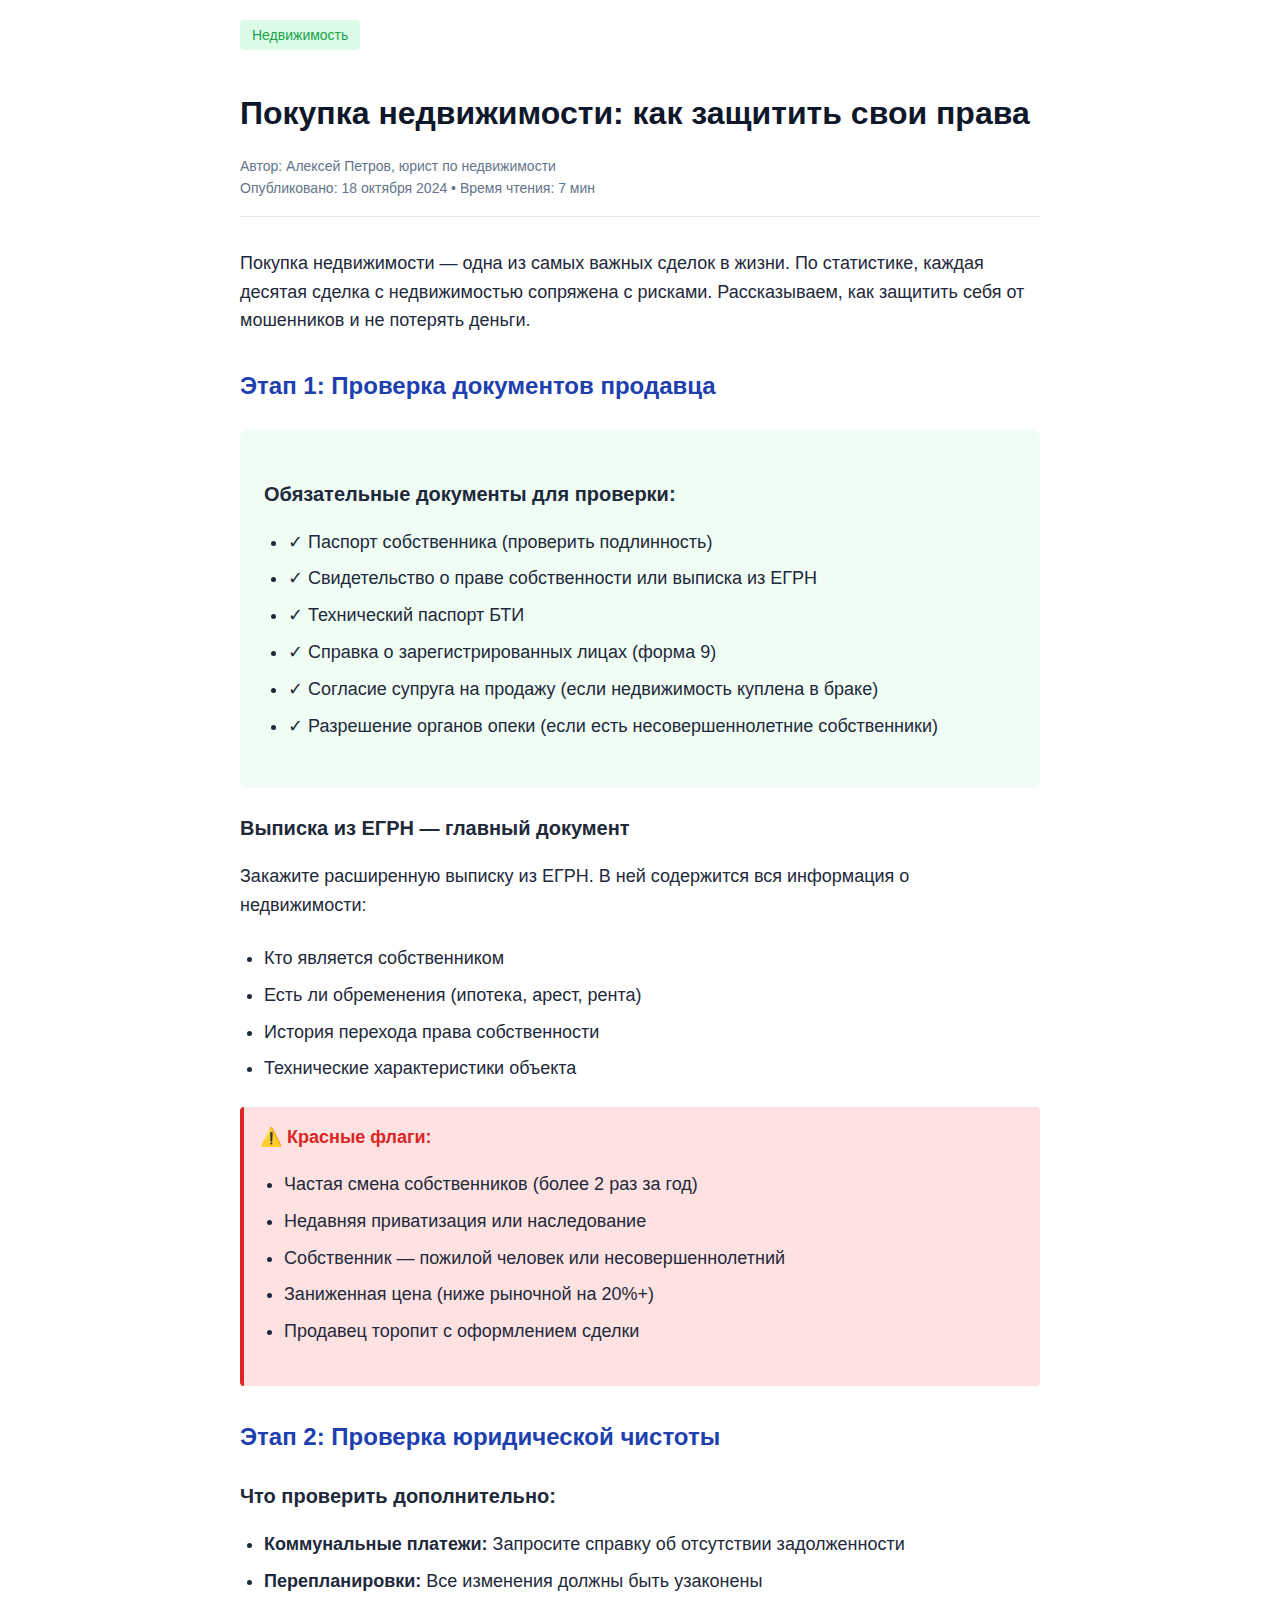
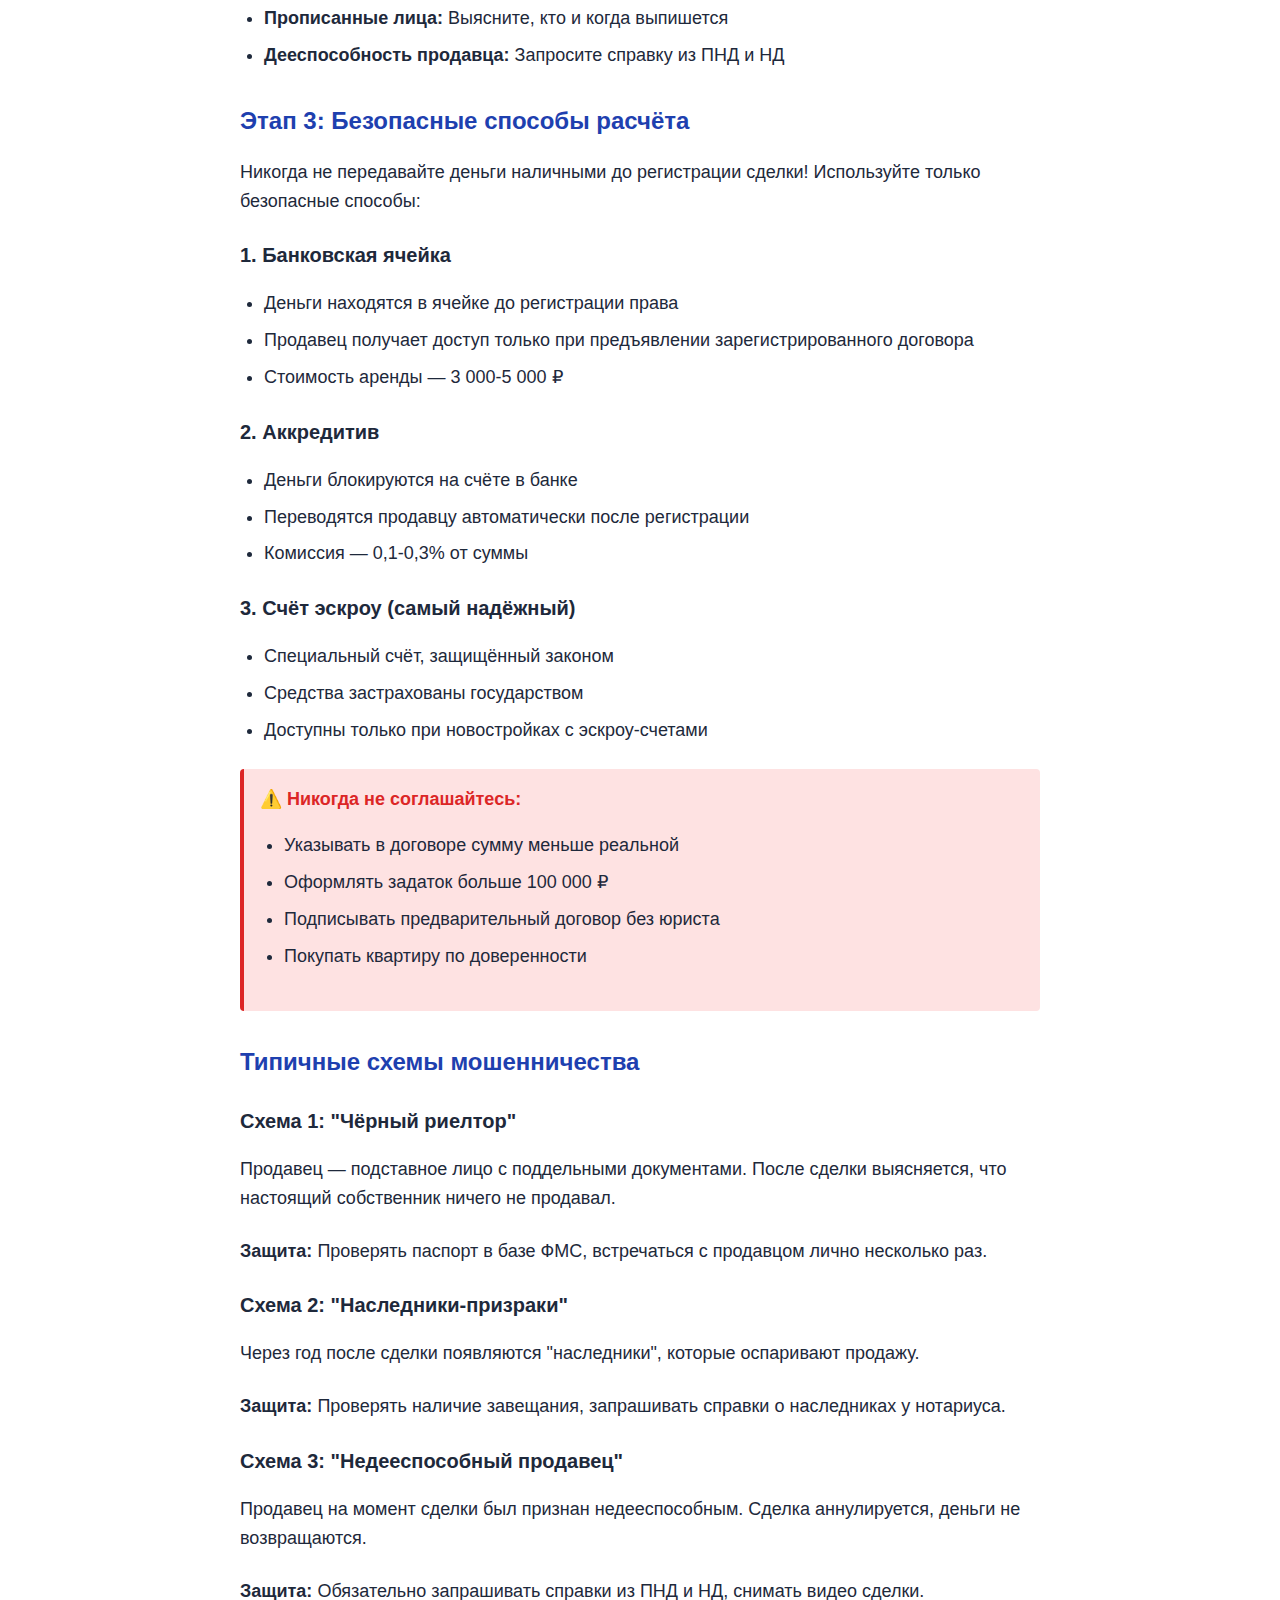
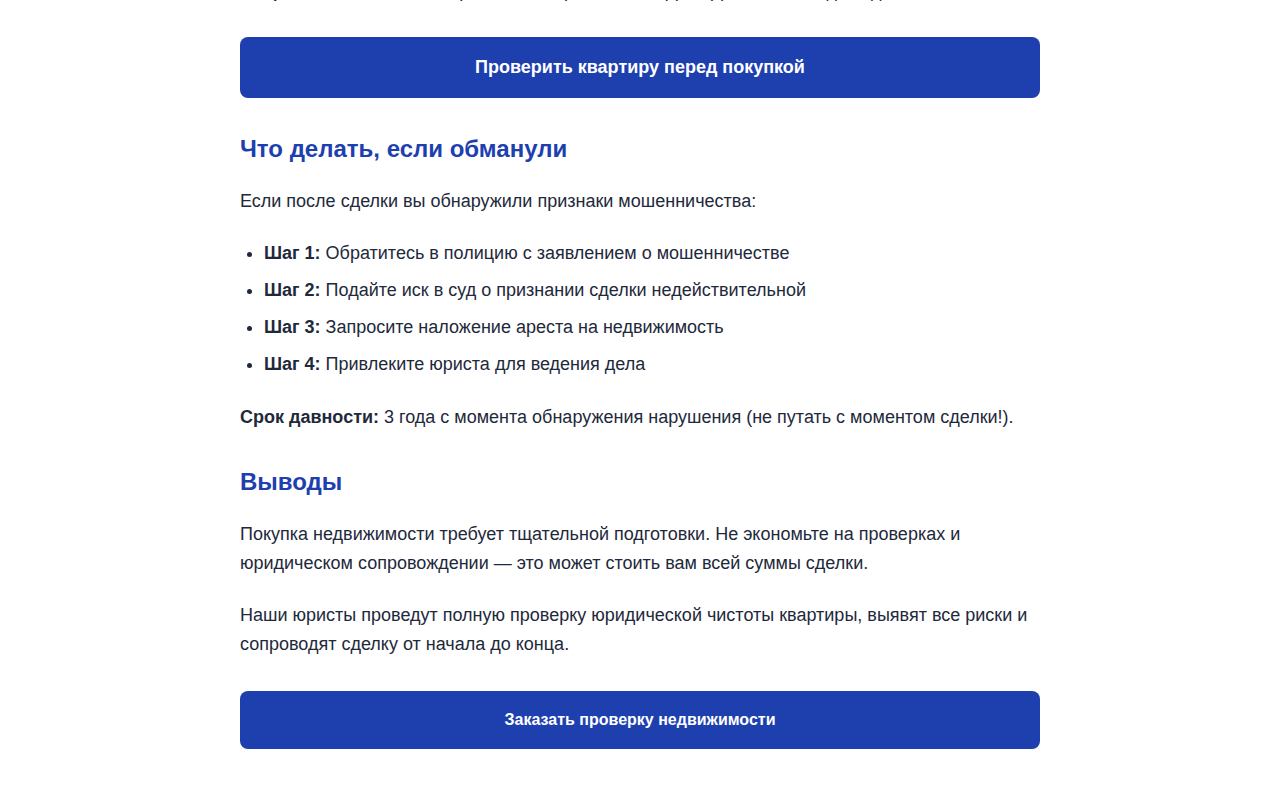
<file: public/amp/blog-real-estate.html>
<!doctype html>
<html ⚡ lang="ru">
<head>
    <meta charset="utf-8">
    <script async src="https://cdn.ampproject.org/v0.js"></script>
    <title>Покупка недвижимости: как защитить свои права | ЮрПомощь</title>
    <link rel="canonical" href="https://yoursite.com/#blog">
    <meta name="viewport" content="width=device-width,minimum-scale=1,initial-scale=1">
    <meta name="description" content="Полное руководство по безопасной покупке недвижимости. Проверка документов, риски, типичные схемы мошенничества.">
    <script type="application/ld+json">
    {
      "@context": "https://schema.org",
      "@type": "BlogPosting",
      "headline": "Покупка недвижимости: как защитить свои права",
      "datePublished": "2024-10-18",
      "dateModified": "2024-10-18",
      "author": {
        "@type": "Person",
        "name": "Алексей Петров"
      },
      "publisher": {
        "@type": "Organization",
        "name": "ЮрПомощь",
        "logo": {
          "@type": "ImageObject",
          "url": "https://cdn.poehali.dev/intertnal/img/og.png"
        }
      },
      "description": "Гид по безопасной покупке недвижимости"
    }
    </script>
    <style amp-boilerplate>body{-webkit-animation:-amp-start 8s steps(1,end) 0s 1 normal both;-moz-animation:-amp-start 8s steps(1,end) 0s 1 normal both;-ms-animation:-amp-start 8s steps(1,end) 0s 1 normal both;animation:-amp-start 8s steps(1,end) 0s 1 normal both}@-webkit-keyframes -amp-start{from{visibility:hidden}to{visibility:visible}}@-moz-keyframes -amp-start{from{visibility:hidden}to{visibility:visible}}@-ms-keyframes -amp-start{from{visibility:hidden}to{visibility:visible}}@-o-keyframes -amp-start{from{visibility:hidden}to{visibility:visible}}@keyframes -amp-start{from{visibility:hidden}to{visibility:visible}}</style><noscript><style amp-boilerplate>body{-webkit-animation:none;-moz-animation:none;-ms-animation:none;animation:none}</style></noscript>
    <style amp-custom>
        body {
            font-family: -apple-system, BlinkMacSystemFont, "Segoe UI", Roboto, "Helvetica Neue", Arial, sans-serif;
            line-height: 1.6;
            color: #1e293b;
            max-width: 800px;
            margin: 0 auto;
            padding: 20px;
        }
        h1 {
            font-size: 2rem;
            font-weight: 700;
            margin-bottom: 1rem;
            color: #0f172a;
        }
        .meta {
            color: #64748b;
            font-size: 0.875rem;
            margin-bottom: 2rem;
            padding-bottom: 1rem;
            border-bottom: 1px solid #e2e8f0;
        }
        .content {
            font-size: 1.125rem;
        }
        .content p {
            margin-bottom: 1.5rem;
        }
        .content h2 {
            font-size: 1.5rem;
            font-weight: 600;
            margin-top: 2rem;
            margin-bottom: 1rem;
            color: #1e40af;
        }
        .content h3 {
            font-size: 1.25rem;
            font-weight: 600;
            margin-top: 1.5rem;
            margin-bottom: 0.75rem;
        }
        .content ul {
            margin-bottom: 1.5rem;
            padding-left: 1.5rem;
        }
        .content li {
            margin-bottom: 0.5rem;
        }
        .warning {
            background: #fee2e2;
            border-left: 4px solid #dc2626;
            padding: 1rem;
            margin: 1.5rem 0;
            border-radius: 4px;
        }
        .warning strong {
            color: #dc2626;
        }
        .cta {
            background: #1e40af;
            color: white;
            padding: 1rem 2rem;
            text-align: center;
            border-radius: 8px;
            margin: 2rem 0;
            font-weight: 600;
        }
        .cta a {
            color: white;
            text-decoration: none;
        }
        .badge {
            display: inline-block;
            background: #dcfce7;
            color: #16a34a;
            padding: 0.25rem 0.75rem;
            border-radius: 4px;
            font-size: 0.875rem;
            font-weight: 500;
            margin-bottom: 1rem;
        }
        .checklist {
            background: #f0fdf4;
            padding: 1.5rem;
            border-radius: 8px;
            margin: 1.5rem 0;
        }
    </style>
</head>
<body>
    <article>
        <div class="badge">Недвижимость</div>
        <h1>Покупка недвижимости: как защитить свои права</h1>
        
        <div class="meta">
            Автор: Алексей Петров, юрист по недвижимости<br>
            Опубликовано: 18 октября 2024 • Время чтения: 7 мин
        </div>
        
        <div class="content">
            <p>Покупка недвижимости — одна из самых важных сделок в жизни. По статистике, каждая десятая сделка с недвижимостью сопряжена с рисками. Рассказываем, как защитить себя от мошенников и не потерять деньги.</p>
            
            <h2>Этап 1: Проверка документов продавца</h2>
            
            <div class="checklist">
                <h3>Обязательные документы для проверки:</h3>
                <ul>
                    <li>✓ Паспорт собственника (проверить подлинность)</li>
                    <li>✓ Свидетельство о праве собственности или выписка из ЕГРН</li>
                    <li>✓ Технический паспорт БТИ</li>
                    <li>✓ Справка о зарегистрированных лицах (форма 9)</li>
                    <li>✓ Согласие супруга на продажу (если недвижимость куплена в браке)</li>
                    <li>✓ Разрешение органов опеки (если есть несовершеннолетние собственники)</li>
                </ul>
            </div>
            
            <h3>Выписка из ЕГРН — главный документ</h3>
            <p>Закажите расширенную выписку из ЕГРН. В ней содержится вся информация о недвижимости:</p>
            <ul>
                <li>Кто является собственником</li>
                <li>Есть ли обременения (ипотека, арест, рента)</li>
                <li>История перехода права собственности</li>
                <li>Технические характеристики объекта</li>
            </ul>
            
            <div class="warning">
                <strong>⚠️ Красные флаги:</strong>
                <ul>
                    <li>Частая смена собственников (более 2 раз за год)</li>
                    <li>Недавняя приватизация или наследование</li>
                    <li>Собственник — пожилой человек или несовершеннолетний</li>
                    <li>Заниженная цена (ниже рыночной на 20%+)</li>
                    <li>Продавец торопит с оформлением сделки</li>
                </ul>
            </div>
            
            <h2>Этап 2: Проверка юридической чистоты</h2>
            
            <h3>Что проверить дополнительно:</h3>
            <ul>
                <li><strong>Коммунальные платежи:</strong> Запросите справку об отсутствии задолженности</li>
                <li><strong>Перепланировки:</strong> Все изменения должны быть узаконены</li>
                <li><strong>Прописанные лица:</strong> Выясните, кто и когда выпишется</li>
                <li><strong>Дееспособность продавца:</strong> Запросите справку из ПНД и НД</li>
            </ul>
            
            <h2>Этап 3: Безопасные способы расчёта</h2>
            
            <p>Никогда не передавайте деньги наличными до регистрации сделки! Используйте только безопасные способы:</p>
            
            <h3>1. Банковская ячейка</h3>
            <ul>
                <li>Деньги находятся в ячейке до регистрации права</li>
                <li>Продавец получает доступ только при предъявлении зарегистрированного договора</li>
                <li>Стоимость аренды — 3 000-5 000 ₽</li>
            </ul>
            
            <h3>2. Аккредитив</h3>
            <ul>
                <li>Деньги блокируются на счёте в банке</li>
                <li>Переводятся продавцу автоматически после регистрации</li>
                <li>Комиссия — 0,1-0,3% от суммы</li>
            </ul>
            
            <h3>3. Счёт эскроу (самый надёжный)</h3>
            <ul>
                <li>Специальный счёт, защищённый законом</li>
                <li>Средства застрахованы государством</li>
                <li>Доступны только при новостройках с эскроу-счетами</li>
            </ul>
            
            <div class="warning">
                <strong>⚠️ Никогда не соглашайтесь:</strong>
                <ul>
                    <li>Указывать в договоре сумму меньше реальной</li>
                    <li>Оформлять задаток больше 100 000 ₽</li>
                    <li>Подписывать предварительный договор без юриста</li>
                    <li>Покупать квартиру по доверенности</li>
                </ul>
            </div>
            
            <h2>Типичные схемы мошенничества</h2>
            
            <h3>Схема 1: "Чёрный риелтор"</h3>
            <p>Продавец — подставное лицо с поддельными документами. После сделки выясняется, что настоящий собственник ничего не продавал.</p>
            <p><strong>Защита:</strong> Проверять паспорт в базе ФМС, встречаться с продавцом лично несколько раз.</p>
            
            <h3>Схема 2: "Наследники-призраки"</h3>
            <p>Через год после сделки появляются "наследники", которые оспаривают продажу.</p>
            <p><strong>Защита:</strong> Проверять наличие завещания, запрашивать справки о наследниках у нотариуса.</p>
            
            <h3>Схема 3: "Недееспособный продавец"</h3>
            <p>Продавец на момент сделки был признан недееспособным. Сделка аннулируется, деньги не возвращаются.</p>
            <p><strong>Защита:</strong> Обязательно запрашивать справки из ПНД и НД, снимать видео сделки.</p>
            
            <div class="cta">
                <a href="https://yoursite.com">Проверить квартиру перед покупкой</a>
            </div>
            
            <h2>Что делать, если обманули</h2>
            
            <p>Если после сделки вы обнаружили признаки мошенничества:</p>
            <ul>
                <li><strong>Шаг 1:</strong> Обратитесь в полицию с заявлением о мошенничестве</li>
                <li><strong>Шаг 2:</strong> Подайте иск в суд о признании сделки недействительной</li>
                <li><strong>Шаг 3:</strong> Запросите наложение ареста на недвижимость</li>
                <li><strong>Шаг 4:</strong> Привлеките юриста для ведения дела</li>
            </ul>
            
            <p><strong>Срок давности:</strong> 3 года с момента обнаружения нарушения (не путать с моментом сделки!).</p>
            
            <h2>Выводы</h2>
            
            <p>Покупка недвижимости требует тщательной подготовки. Не экономьте на проверках и юридическом сопровождении — это может стоить вам всей суммы сделки.</p>
            
            <p>Наши юристы проведут полную проверку юридической чистоты квартиры, выявят все риски и сопроводят сделку от начала до конца.</p>
        </div>
        
        <div class="cta">
            <a href="https://yoursite.com">Заказать проверку недвижимости</a>
        </div>
    </article>
</body>
</html>
</file>
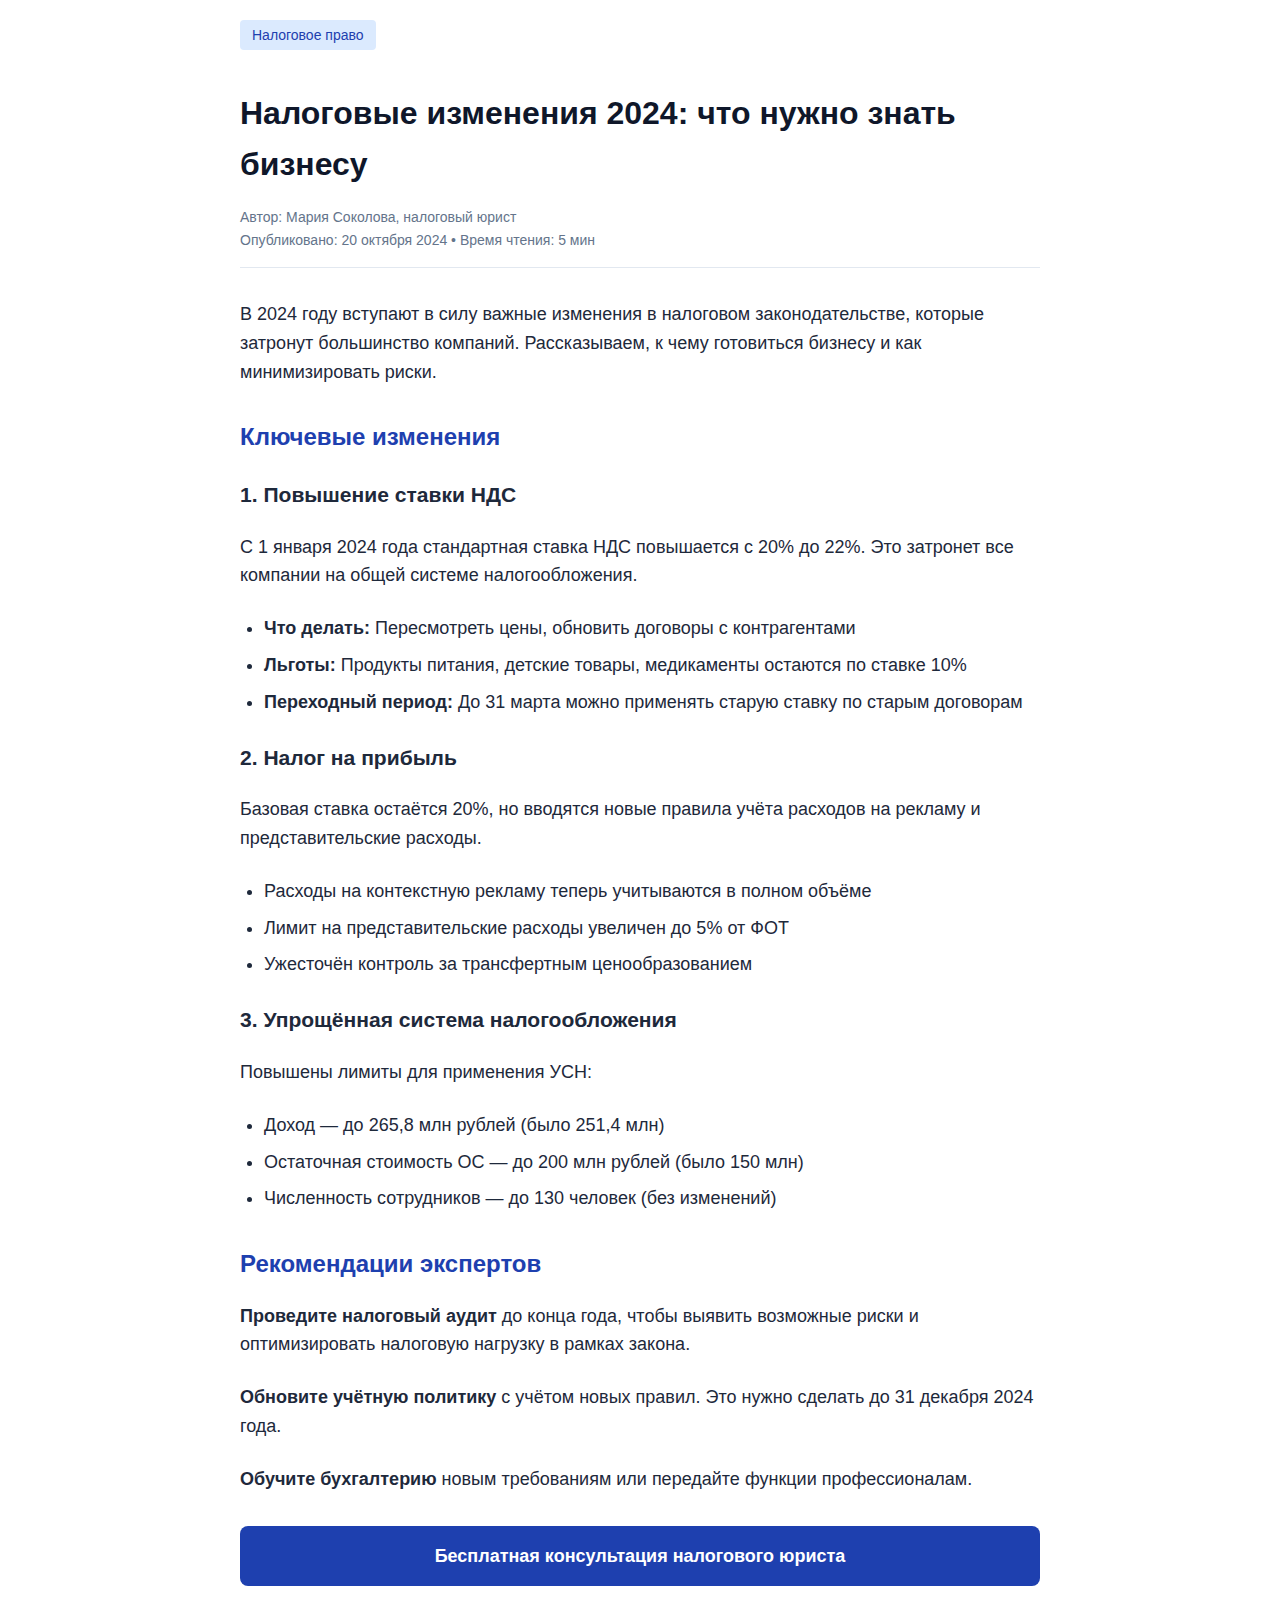
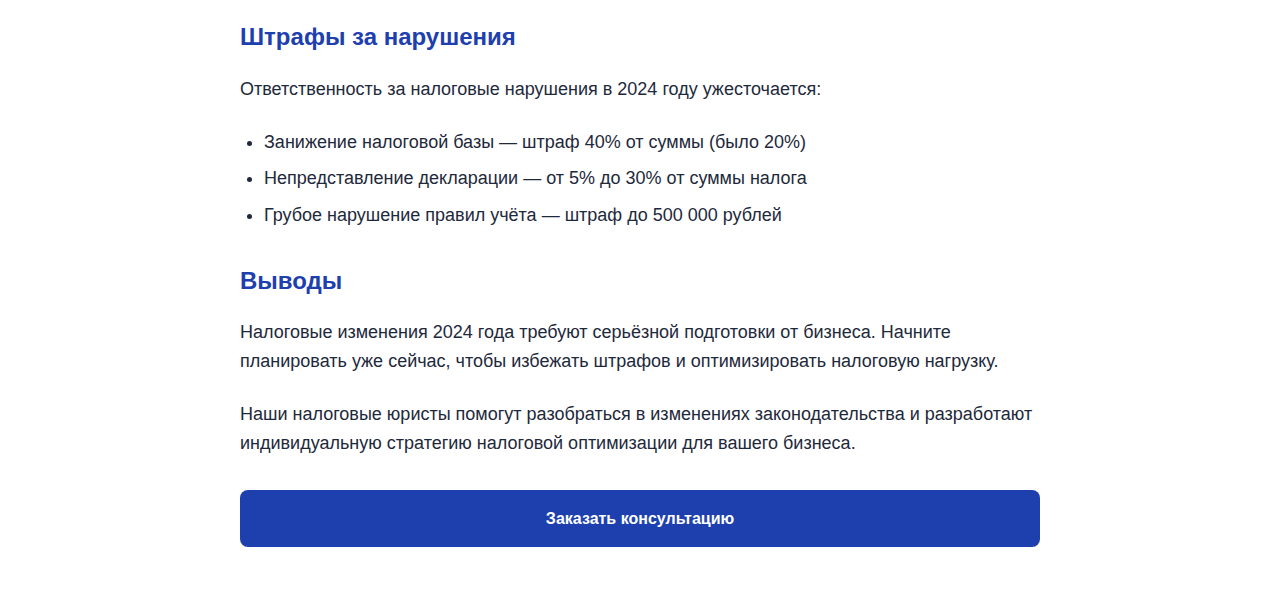
<file: public/amp/blog-taxes.html>
<!doctype html>
<html ⚡ lang="ru">
<head>
    <meta charset="utf-8">
    <script async src="https://cdn.ampproject.org/v0.js"></script>
    <title>Налоговые изменения 2024: что нужно знать бизнесу | ЮрПомощь</title>
    <link rel="canonical" href="https://yoursite.com/#blog">
    <meta name="viewport" content="width=device-width,minimum-scale=1,initial-scale=1">
    <meta name="description" content="Полный обзор налоговых изменений 2024 года для бизнеса. НДС, налог на прибыль, упрощенная система - всё что нужно знать.">
    <script type="application/ld+json">
    {
      "@context": "https://schema.org",
      "@type": "BlogPosting",
      "headline": "Налоговые изменения 2024: что нужно знать бизнесу",
      "datePublished": "2024-10-20",
      "dateModified": "2024-10-20",
      "author": {
        "@type": "Person",
        "name": "Мария Соколова"
      },
      "publisher": {
        "@type": "Organization",
        "name": "ЮрПомощь",
        "logo": {
          "@type": "ImageObject",
          "url": "https://cdn.poehali.dev/intertnal/img/og.png"
        }
      },
      "description": "Полный обзор налоговых изменений 2024 года"
    }
    </script>
    <style amp-boilerplate>body{-webkit-animation:-amp-start 8s steps(1,end) 0s 1 normal both;-moz-animation:-amp-start 8s steps(1,end) 0s 1 normal both;-ms-animation:-amp-start 8s steps(1,end) 0s 1 normal both;animation:-amp-start 8s steps(1,end) 0s 1 normal both}@-webkit-keyframes -amp-start{from{visibility:hidden}to{visibility:visible}}@-moz-keyframes -amp-start{from{visibility:hidden}to{visibility:visible}}@-ms-keyframes -amp-start{from{visibility:hidden}to{visibility:visible}}@-o-keyframes -amp-start{from{visibility:hidden}to{visibility:visible}}@keyframes -amp-start{from{visibility:hidden}to{visibility:visible}}</style><noscript><style amp-boilerplate>body{-webkit-animation:none;-moz-animation:none;-ms-animation:none;animation:none}</style></noscript>
    <style amp-custom>
        body {
            font-family: -apple-system, BlinkMacSystemFont, "Segoe UI", Roboto, "Helvetica Neue", Arial, sans-serif;
            line-height: 1.6;
            color: #1e293b;
            max-width: 800px;
            margin: 0 auto;
            padding: 20px;
        }
        h1 {
            font-size: 2rem;
            font-weight: 700;
            margin-bottom: 1rem;
            color: #0f172a;
        }
        .meta {
            color: #64748b;
            font-size: 0.875rem;
            margin-bottom: 2rem;
            padding-bottom: 1rem;
            border-bottom: 1px solid #e2e8f0;
        }
        .content {
            font-size: 1.125rem;
        }
        .content p {
            margin-bottom: 1.5rem;
        }
        .content h2 {
            font-size: 1.5rem;
            font-weight: 600;
            margin-top: 2rem;
            margin-bottom: 1rem;
            color: #1e40af;
        }
        .content ul {
            margin-bottom: 1.5rem;
            padding-left: 1.5rem;
        }
        .content li {
            margin-bottom: 0.5rem;
        }
        .cta {
            background: #1e40af;
            color: white;
            padding: 1rem 2rem;
            text-align: center;
            border-radius: 8px;
            margin: 2rem 0;
            font-weight: 600;
        }
        .cta a {
            color: white;
            text-decoration: none;
        }
        .badge {
            display: inline-block;
            background: #dbeafe;
            color: #1e40af;
            padding: 0.25rem 0.75rem;
            border-radius: 4px;
            font-size: 0.875rem;
            font-weight: 500;
            margin-bottom: 1rem;
        }
    </style>
</head>
<body>
    <article>
        <div class="badge">Налоговое право</div>
        <h1>Налоговые изменения 2024: что нужно знать бизнесу</h1>
        
        <div class="meta">
            Автор: Мария Соколова, налоговый юрист<br>
            Опубликовано: 20 октября 2024 • Время чтения: 5 мин
        </div>
        
        <div class="content">
            <p>В 2024 году вступают в силу важные изменения в налоговом законодательстве, которые затронут большинство компаний. Рассказываем, к чему готовиться бизнесу и как минимизировать риски.</p>
            
            <h2>Ключевые изменения</h2>
            
            <h3>1. Повышение ставки НДС</h3>
            <p>С 1 января 2024 года стандартная ставка НДС повышается с 20% до 22%. Это затронет все компании на общей системе налогообложения.</p>
            <ul>
                <li><strong>Что делать:</strong> Пересмотреть цены, обновить договоры с контрагентами</li>
                <li><strong>Льготы:</strong> Продукты питания, детские товары, медикаменты остаются по ставке 10%</li>
                <li><strong>Переходный период:</strong> До 31 марта можно применять старую ставку по старым договорам</li>
            </ul>
            
            <h3>2. Налог на прибыль</h3>
            <p>Базовая ставка остаётся 20%, но вводятся новые правила учёта расходов на рекламу и представительские расходы.</p>
            <ul>
                <li>Расходы на контекстную рекламу теперь учитываются в полном объёме</li>
                <li>Лимит на представительские расходы увеличен до 5% от ФОТ</li>
                <li>Ужесточён контроль за трансфертным ценообразованием</li>
            </ul>
            
            <h3>3. Упрощённая система налогообложения</h3>
            <p>Повышены лимиты для применения УСН:</p>
            <ul>
                <li>Доход — до 265,8 млн рублей (было 251,4 млн)</li>
                <li>Остаточная стоимость ОС — до 200 млн рублей (было 150 млн)</li>
                <li>Численность сотрудников — до 130 человек (без изменений)</li>
            </ul>
            
            <h2>Рекомендации экспертов</h2>
            <p><strong>Проведите налоговый аудит</strong> до конца года, чтобы выявить возможные риски и оптимизировать налоговую нагрузку в рамках закона.</p>
            <p><strong>Обновите учётную политику</strong> с учётом новых правил. Это нужно сделать до 31 декабря 2024 года.</p>
            <p><strong>Обучите бухгалтерию</strong> новым требованиям или передайте функции профессионалам.</p>
            
            <div class="cta">
                <a href="https://yoursite.com">Бесплатная консультация налогового юриста</a>
            </div>
            
            <h2>Штрафы за нарушения</h2>
            <p>Ответственность за налоговые нарушения в 2024 году ужесточается:</p>
            <ul>
                <li>Занижение налоговой базы — штраф 40% от суммы (было 20%)</li>
                <li>Непредставление декларации — от 5% до 30% от суммы налога</li>
                <li>Грубое нарушение правил учёта — штраф до 500 000 рублей</li>
            </ul>
            
            <h2>Выводы</h2>
            <p>Налоговые изменения 2024 года требуют серьёзной подготовки от бизнеса. Начните планировать уже сейчас, чтобы избежать штрафов и оптимизировать налоговую нагрузку.</p>
            <p>Наши налоговые юристы помогут разобраться в изменениях законодательства и разработают индивидуальную стратегию налоговой оптимизации для вашего бизнеса.</p>
        </div>
        
        <div class="cta">
            <a href="https://yoursite.com">Заказать консультацию</a>
        </div>
    </article>
</body>
</html>
</file>
